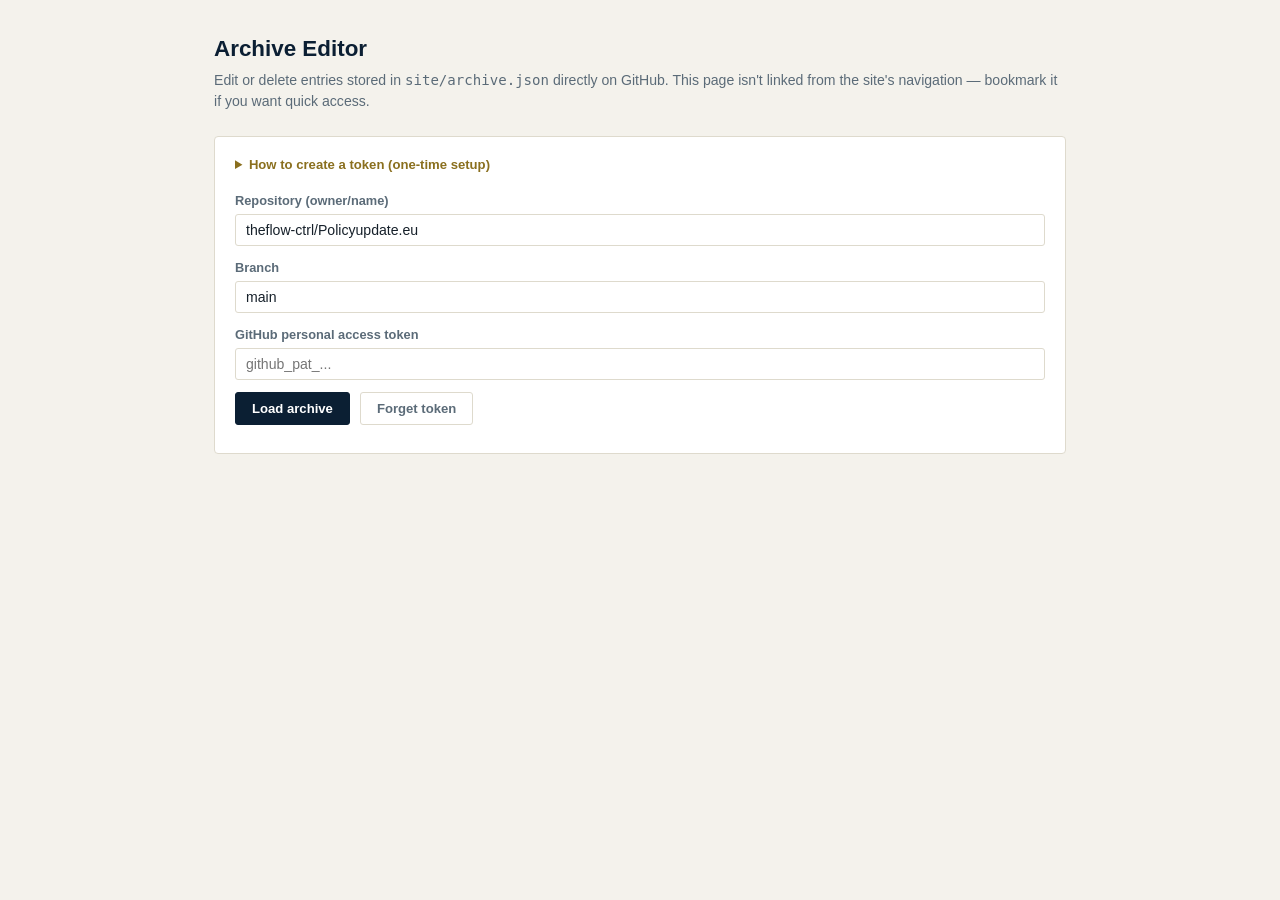
<file: site/admin.html>
<!DOCTYPE html>
<html lang="en">
<head>
<meta charset="UTF-8">
<meta name="viewport" content="width=device-width, initial-scale=1.0">
<meta name="robots" content="noindex, nofollow">
<title>Archive Editor — PolicyUpdate.eu (admin)</title>
<style>
  :root {
    --navy-950: #0B1F33;
    --navy-800: #132C45;
    --navy-700: #1E3A57;
    --slate-500: #4C6478;
    --gold: #C9A227;
    --gold-dark: #8A6F1E;
    --text: #16202A;
    --muted: #5B6B78;
    --bg: #F4F2EC;
    --card-bg: #FFFFFF;
    --border: #DEDACD;
    --danger: #A6362C;
  }
  * { box-sizing: border-box; }
  body {
    margin: 0;
    font-family: -apple-system, BlinkMacSystemFont, "Segoe UI", Helvetica, Arial, sans-serif;
    background: var(--bg);
    color: var(--text);
    line-height: 1.5;
    font-size: 14px;
  }
  .wrap { max-width: 900px; margin: 0 auto; padding: 32px 24px 80px; }
  h1 { font-size: 1.4rem; margin: 0 0 4px; color: var(--navy-950); }
  .hint { color: var(--muted); margin: 0 0 24px; font-size: 0.88rem; }
  section {
    background: var(--card-bg);
    border: 1px solid var(--border);
    border-radius: 4px;
    padding: 18px 20px;
    margin-bottom: 20px;
  }
  label.field {
    display: flex;
    flex-direction: column;
    gap: 4px;
    margin-bottom: 12px;
    font-size: 0.8rem;
    font-weight: 600;
    color: var(--muted);
  }
  input, select, textarea {
    font-family: inherit;
    font-size: 0.88rem;
    padding: 7px 10px;
    border: 1px solid var(--border);
    border-radius: 3px;
    color: var(--text);
    background: white;
  }
  textarea { resize: vertical; }
  button {
    font-family: inherit;
    font-size: 0.82rem;
    font-weight: 600;
    padding: 8px 16px;
    border-radius: 3px;
    border: 1px solid var(--navy-950);
    background: var(--navy-950);
    color: white;
    cursor: pointer;
  }
  button:disabled { opacity: 0.4; cursor: not-allowed; }
  button.secondary { background: none; color: var(--muted); border-color: var(--border); }
  button.delete-btn { background: none; color: var(--danger); border-color: var(--danger); padding: 5px 10px; font-size: 0.76rem; }
  .actions { display: flex; gap: 10px; margin-top: 8px; }
  .status { font-size: 0.82rem; margin: 10px 0 0; color: var(--muted); }
  .status.error { color: var(--danger); font-weight: 600; }
  details.howto { margin-bottom: 16px; font-size: 0.82rem; color: var(--muted); }
  details.howto summary { cursor: pointer; font-weight: 600; color: var(--gold-dark); }
  details.howto ol { padding-left: 20px; }
  .toolbar {
    display: flex;
    align-items: center;
    gap: 12px;
    margin-bottom: 14px;
    flex-wrap: wrap;
  }
  .toolbar input { flex: 1; min-width: 180px; }
  #entry-count { color: var(--muted); font-size: 0.8rem; white-space: nowrap; }
  .month-block { border-top: 1px solid var(--border); padding-top: 10px; margin-top: 10px; }
  .month-block summary {
    cursor: pointer;
    font-weight: 700;
    color: var(--navy-950);
    padding: 6px 0;
    font-size: 0.95rem;
  }
  .entry-card {
    border: 1px solid var(--border);
    border-left: 3px solid var(--gold);
    border-radius: 3px;
    padding: 14px 16px;
    margin: 10px 0;
    display: grid;
    grid-template-columns: 1fr 1fr;
    gap: 10px 16px;
  }
  .entry-card label.field { margin-bottom: 0; }
  .entry-card label.field:nth-child(1),
  .entry-card label.field:nth-child(6) { grid-column: 1 / -1; }
  .card-footer {
    grid-column: 1 / -1;
    display: flex;
    justify-content: space-between;
    align-items: center;
    padding-top: 8px;
    border-top: 1px solid var(--border);
  }
  .open-link { font-size: 0.78rem; color: var(--muted); text-decoration: underline; }
</style>
</head>
<body>
<div class="wrap">
  <h1>Archive Editor</h1>
  <p class="hint">
    Edit or delete entries stored in <code>site/archive.json</code> directly on GitHub.
    This page isn't linked from the site's navigation — bookmark it if you want quick access.
  </p>

  <section id="auth-panel">
    <details class="howto">
      <summary>How to create a token (one-time setup)</summary>
      <ol>
        <li>GitHub → your avatar → Settings → Developer settings → Personal access tokens → Fine-grained tokens → Generate new token.</li>
        <li>Resource owner: your account. Repository access: "Only select repositories" → pick your PolicyUpdate.eu repo.</li>
        <li>Under Permissions → Repository permissions, set <strong>Contents: Read and write</strong>. Leave everything else as No access.</li>
        <li>Generate, then paste the token below. It starts with <code>github_pat_</code>. Keep it private — anyone with it can edit this repo.</li>
      </ol>
    </details>

    <label class="field">Repository (owner/name)
      <input id="repo-input" value="theflow-ctrl/Policyupdate.eu">
    </label>
    <label class="field">Branch
      <input id="branch-input" value="main">
    </label>
    <label class="field">GitHub personal access token
      <input id="token-input" type="password" placeholder="github_pat_...">
    </label>
    <div class="actions">
      <button id="load-btn">Load archive</button>
      <button id="forget-token-btn" class="secondary" type="button">Forget token</button>
    </div>
    <p id="auth-status" class="status"></p>
  </section>

  <section id="editor-panel" hidden>
    <div class="toolbar">
      <input id="search-input" placeholder="Search title or organisation…">
      <span id="entry-count"></span>
      <button id="save-btn" disabled>Save changes to GitHub</button>
    </div>
    <p id="save-status" class="status"></p>
    <div id="months-container"></div>
  </section>
</div>

<script>
const GITHUB_API = "https://api.github.com";
const ARCHIVE_PATH = "site/archive.json";

const repoInput = document.getElementById("repo-input");
const branchInput = document.getElementById("branch-input");
const tokenInput = document.getElementById("token-input");
const loadBtn = document.getElementById("load-btn");
const forgetTokenBtn = document.getElementById("forget-token-btn");
const authStatus = document.getElementById("auth-status");
const editorPanel = document.getElementById("editor-panel");
const searchInput = document.getElementById("search-input");
const entryCount = document.getElementById("entry-count");
const saveBtn = document.getElementById("save-btn");
const saveStatus = document.getElementById("save-status");
const monthsContainer = document.getElementById("months-container");

let archiveData = null;
let currentSha = null;
let dirty = false;

// Restore repo/branch/token from this tab's session (cleared when the tab closes).
(function restoreSession() {
  const savedRepo = sessionStorage.getItem("gd_admin_repo");
  const savedBranch = sessionStorage.getItem("gd_admin_branch");
  const savedToken = sessionStorage.getItem("gd_admin_token");
  if (savedRepo) repoInput.value = savedRepo;
  if (savedBranch) branchInput.value = savedBranch;
  if (savedToken) tokenInput.value = savedToken;
})();

function setAuthStatus(msg, isError) {
  authStatus.textContent = msg;
  authStatus.className = "status" + (isError ? " error" : "");
}

function setSaveStatus(msg, isError) {
  saveStatus.textContent = msg;
  saveStatus.className = "status" + (isError ? " error" : "");
}

function utf8ToBase64(str) {
  const bytes = new TextEncoder().encode(str);
  let binary = "";
  const chunk = 0x8000;
  for (let i = 0; i < bytes.length; i += chunk) {
    binary += String.fromCharCode(...bytes.subarray(i, i + chunk));
  }
  return btoa(binary);
}

function base64ToUtf8(b64) {
  const binary = atob(b64.replace(/\n/g, ""));
  const bytes = Uint8Array.from(binary, (c) => c.charCodeAt(0));
  return new TextDecoder("utf-8").decode(bytes);
}

function countEntries() {
  return archiveData.months.reduce((sum, m) => sum + m.entries.length, 0);
}

function markDirty() {
  dirty = true;
  saveBtn.disabled = false;
  setSaveStatus("Unsaved changes.");
}

async function loadArchive() {
  const [owner, repo] = repoInput.value.split("/").map((s) => s.trim());
  const branch = branchInput.value.trim() || "main";
  const token = tokenInput.value.trim();

  if (!owner || !repo || !token) {
    setAuthStatus("Fill in the repository and token first.", true);
    return;
  }

  sessionStorage.setItem("gd_admin_repo", repoInput.value);
  sessionStorage.setItem("gd_admin_branch", branch);
  sessionStorage.setItem("gd_admin_token", token);

  setAuthStatus("Loading…");
  try {
    const res = await fetch(
      `${GITHUB_API}/repos/${owner}/${repo}/contents/${ARCHIVE_PATH}?ref=${encodeURIComponent(branch)}`,
      {
        headers: {
          Authorization: `Bearer ${token}`,
          Accept: "application/vnd.github+json",
        },
      }
    );
    if (!res.ok) {
      const body = await res.json().catch(() => ({}));
      throw new Error(body.message || `HTTP ${res.status}`);
    }
    const payload = await res.json();
    currentSha = payload.sha;
    archiveData = JSON.parse(base64ToUtf8(payload.content));
    dirty = false;
    saveBtn.disabled = true;
    setAuthStatus(`Loaded ${countEntries()} entries.`);
    setSaveStatus("");
    editorPanel.hidden = false;
    renderEditor();
  } catch (err) {
    setAuthStatus(`Failed to load: ${err.message}`, true);
  }
}

async function saveArchive() {
  const [owner, repo] = repoInput.value.split("/").map((s) => s.trim());
  const branch = branchInput.value.trim() || "main";
  const token = tokenInput.value.trim();

  // Drop any months that ended up with no entries left.
  archiveData.months = archiveData.months.filter((m) => m.entries.length > 0);

  const message = `Edit archive via admin panel (${new Date().toISOString().slice(0, 10)})`;
  const content = utf8ToBase64(JSON.stringify(archiveData, null, 2));

  setSaveStatus("Saving…");
  saveBtn.disabled = true;
  try {
    const res = await fetch(`${GITHUB_API}/repos/${owner}/${repo}/contents/${ARCHIVE_PATH}`, {
      method: "PUT",
      headers: {
        Authorization: `Bearer ${token}`,
        Accept: "application/vnd.github+json",
        "Content-Type": "application/json",
      },
      body: JSON.stringify({ message, content, sha: currentSha, branch }),
    });
    if (!res.ok) {
      const body = await res.json().catch(() => ({}));
      throw new Error(body.message || `HTTP ${res.status}`);
    }
    const payload = await res.json();
    currentSha = payload.content.sha;
    dirty = false;
    setSaveStatus("Saved. The live site will update in a minute or two once GitHub Pages redeploys.");
    renderEditor();
  } catch (err) {
    saveBtn.disabled = false;
    setSaveStatus(
      `Save failed: ${err.message}. If this mentions a SHA/conflict, click "Load archive" again to refresh, then redo your edits.`,
      true
    );
  }
}

function fieldRow(labelText, inputEl) {
  const wrap = document.createElement("label");
  wrap.className = "field";
  const span = document.createElement("span");
  span.textContent = labelText;
  wrap.appendChild(span);
  wrap.appendChild(inputEl);
  return wrap;
}

function renderEntryCard(month, entry) {
  const card = document.createElement("div");
  card.className = "entry-card";

  const titleInput = document.createElement("input");
  titleInput.value = entry.title || "";
  titleInput.addEventListener("input", () => {
    entry.title = titleInput.value;
    markDirty();
  });

  const orgInput = document.createElement("input");
  orgInput.value = entry.org || "";
  orgInput.addEventListener("input", () => {
    entry.org = orgInput.value;
    markDirty();
  });

  const dateInput = document.createElement("input");
  dateInput.value = entry.date || "";
  dateInput.placeholder = "YYYY-MM-DD";
  dateInput.addEventListener("input", () => {
    entry.date = dateInput.value;
    markDirty();
  });

  const fieldSelect = document.createElement("select");
  ["green-deal", "security", "tech", "health"].forEach((f) => {
    const opt = document.createElement("option");
    opt.value = f;
    opt.textContent = f;
    if (entry.field === f) opt.selected = true;
    fieldSelect.appendChild(opt);
  });
  fieldSelect.addEventListener("change", () => {
    entry.field = fieldSelect.value;
    markDirty();
  });

  const actorSelect = document.createElement("select");
  ["think-tank", "political", "lobby"].forEach((a) => {
    const opt = document.createElement("option");
    opt.value = a;
    opt.textContent = a;
    if (entry.actor_type === a) opt.selected = true;
    actorSelect.appendChild(opt);
  });
  actorSelect.addEventListener("change", () => {
    entry.actor_type = actorSelect.value;
    markDirty();
  });

  const linkInput = document.createElement("input");
  linkInput.value = entry.link || "";
  linkInput.addEventListener("input", () => {
    entry.link = linkInput.value;
    markDirty();
  });

  const summaryTextarea = document.createElement("textarea");
  summaryTextarea.value = entry.summary || "";
  summaryTextarea.rows = 3;
  summaryTextarea.addEventListener("input", () => {
    entry.summary = summaryTextarea.value;
    markDirty();
  });

  const deleteBtn = document.createElement("button");
  deleteBtn.type = "button";
  deleteBtn.textContent = "Delete entry";
  deleteBtn.className = "delete-btn";
  deleteBtn.addEventListener("click", () => {
    if (!confirm(`Delete "${entry.title}"? This can't be undone once you save.`)) return;
    month.entries = month.entries.filter((e) => e !== entry);
    markDirty();
    renderEditor();
  });

  const openLink = document.createElement("a");
  openLink.href = entry.link || "#";
  openLink.target = "_blank";
  openLink.rel = "noopener";
  openLink.textContent = "Open original ↗";
  openLink.className = "open-link";

  card.appendChild(fieldRow("Title", titleInput));
  card.appendChild(fieldRow("Organisation", orgInput));
  card.appendChild(fieldRow("Date", dateInput));
  card.appendChild(fieldRow("Field", fieldSelect));
  card.appendChild(fieldRow("Actor type", actorSelect));
  card.appendChild(fieldRow("Link", linkInput));
  card.appendChild(fieldRow("Summary", summaryTextarea));

  const footer = document.createElement("div");
  footer.className = "card-footer";
  footer.appendChild(openLink);
  footer.appendChild(deleteBtn);
  card.appendChild(footer);

  return card;
}

function renderEditor() {
  const filter = searchInput.value.trim().toLowerCase();
  monthsContainer.innerHTML = "";
  let shown = 0;

  archiveData.months.forEach((month) => {
    const filteredEntries = month.entries.filter(
      (e) =>
        !filter ||
        (e.title || "").toLowerCase().includes(filter) ||
        (e.org || "").toLowerCase().includes(filter)
    );
    if (filter && filteredEntries.length === 0) return;
    shown += filteredEntries.length;

    const details = document.createElement("details");
    details.open = true;
    details.className = "month-block";
    const summary = document.createElement("summary");
    summary.textContent = `${month.label} (${filteredEntries.length}${
      filter ? ` of ${month.entries.length}` : ""
    })`;
    details.appendChild(summary);

    filteredEntries.forEach((entry) => {
      details.appendChild(renderEntryCard(month, entry));
    });
    monthsContainer.appendChild(details);
  });

  entryCount.textContent = filter ? `${shown} matching entries` : `${countEntries()} entries total`;
}

loadBtn.addEventListener("click", loadArchive);
saveBtn.addEventListener("click", saveArchive);
searchInput.addEventListener("input", () => {
  if (archiveData) renderEditor();
});
forgetTokenBtn.addEventListener("click", () => {
  tokenInput.value = "";
  sessionStorage.removeItem("gd_admin_token");
  setAuthStatus("Token cleared from this session.");
});

window.addEventListener("beforeunload", (e) => {
  if (dirty) {
    e.preventDefault();
    e.returnValue = "";
  }
});
</script>
</body>
</html>
</file>
